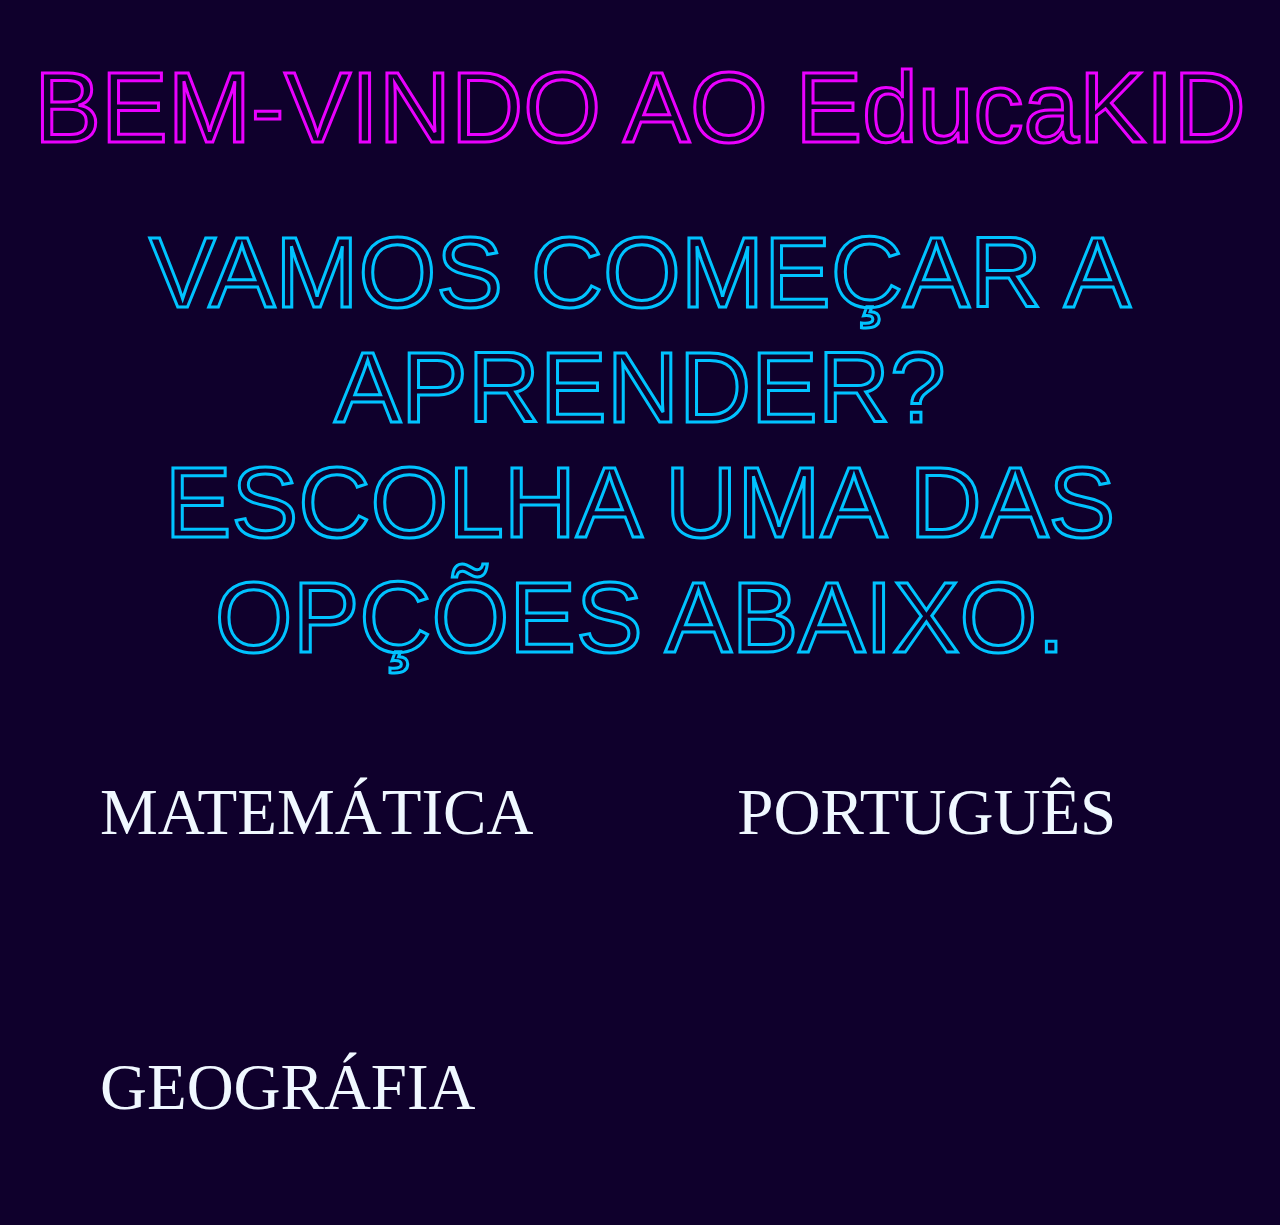
<file: index.html>
<!DOCTYPE html>
<html lang="pt-BR">
<head>
    <meta charset="UTF-8">
    <meta http-equiv="X-UA-Compatible" content="IE=edge">
    <meta name="viewport" content="width=device-width, initial-scale=1.0">
    <title>EducaKID</title>
    <link rel="stylesheet" href="css/estilo.css">
    <style>

    </style>
</head>
<body>
    <div>
        <P class="titu1">BEM-VINDO AO EducaKID</P>
        <p class="titu2">VAMOS COMEÇAR A APRENDER?<br>ESCOLHA UMA DAS OPÇÕES ABAIXO.</p>
    </div>
    <div class="text1">
       <p class="text2"><a class="text3" href="">MATEMÁTICA</a></p>
    </div>
    <div class="text1">
       <p class="text2"><a class="text3" href="">PORTUGUÊS</a></p>
    </div>
    <div class="text1">
       <p class="text2"><a class="text3" href="index2.html#tela">GEOGRÁFIA</a></p>
    </div>
</body>
</html>
</file>
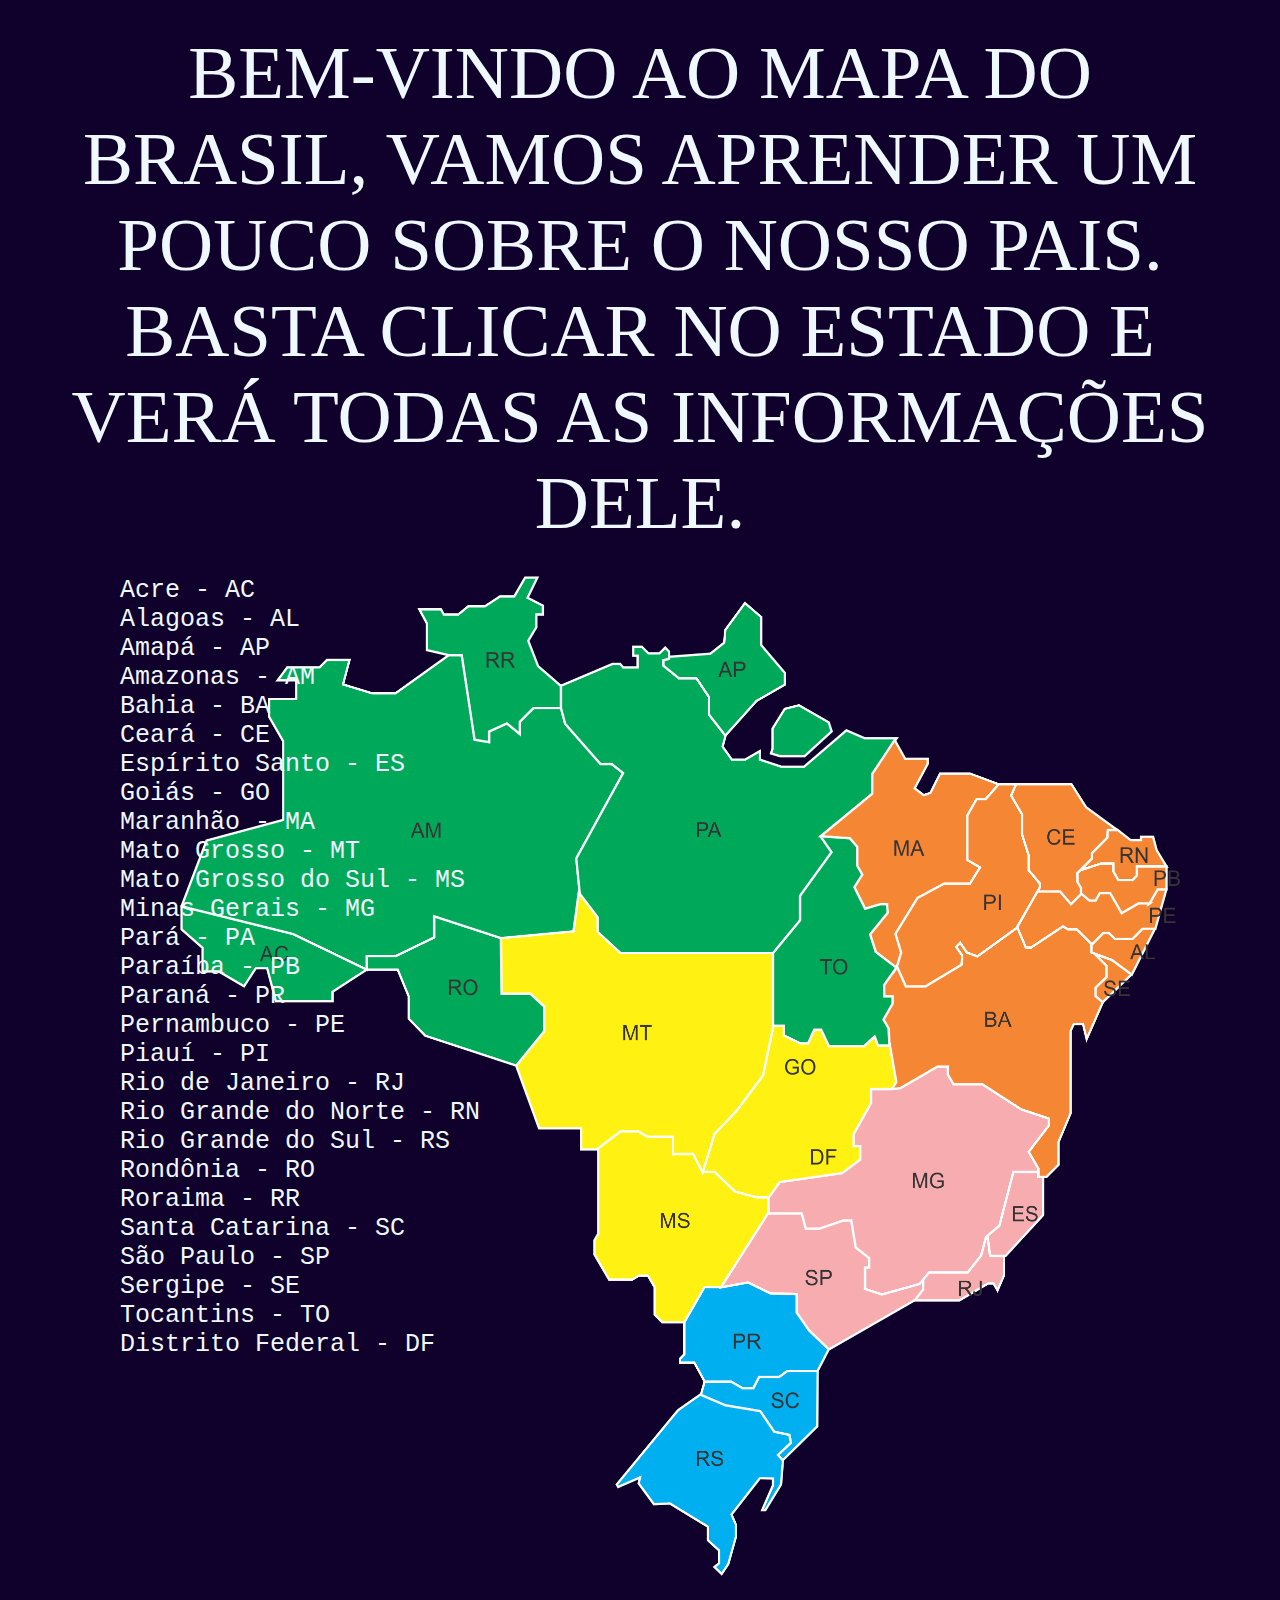
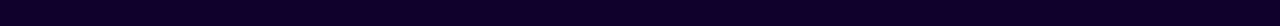
<file: index2.html>
<!DOCTYPE html>
<html lang="pt-BR">
<head>
    <meta charset="UTF-8">
    <meta http-equiv="X-UA-Compatible" content="IE=edge">
    <meta name="viewport" content="width=device-width, initial-scale=1.0">
    <title>EducaKID GEOGRÁFIA</title>
    <link rel="stylesheet" href="css/estilo.css">
</head>
<body>
    <div><p class="titu3">BEM-VINDO AO MAPA DO BRASIL, VAMOS APRENDER UM POUCO SOBRE O NOSSO PAIS. BASTA CLICAR NO ESTADO E VERÁ TODAS AS INFORMAÇÕES DELE.</p></div>
    <div><img class="maps" src="MapaDoBrasil.png" alt=""></div>
    <div class="estados">
        <pre>
        <span class="estados1"><a href="acre.html">Acre - AC</a></span>
        <span class="estados1"><a href="alagoas.html">Alagoas - AL</a></span>
        <span class="estados1"><a href="amapa.html">Amapá - AP</a></span>
        <span class="estados1"><a href="amazonas.html">Amazonas - AM</a></span>
        <span class="estados1"><a href="Bahia.html">Bahia - BA</a></span>
        <span class="estados1"><a href="ceara.html">Ceará - CE</a></span>
        <span class="estados1"><a href="espiritoS.html">Espírito Santo - ES</a></span>
        <span class="estados1"><a href="goias.html">Goiás - GO</a></span>
        <span class="estados1"><a href="maranhao.html">Maranhão - MA</a></span>
        <span class="estados1"><a href="MatoGrosso.html">Mato Grosso - MT</a></span>
        <span class="estados1"><a href="MatoGrossoSul.html">Mato Grosso do Sul - MS</a></span>
        <span class="estados1"><a href="Minas Gerais.html">Minas Gerais - MG</a></span>
        <span class="estados1"><a href="Para.html">Pará - PA</a></span>
        <span class="estados1"><a href="Paraíba.html">Paraíba - PB</a></span>
        <span class="estados1"><a href="Paraná.html">Paraná - PR</a></span>
        <span class="estados1"><a href="Pernambuco.html">Pernambuco - PE</a></span>
        <span class="estados1"><a href="Piauí.html">Piauí - PI</a></span>
        <span class="estados1"><a href="Rio de Janeiro.html">Rio de Janeiro - RJ</a></span>
        <span class="estados1"><a href="Rio Grande do Norte.html">Rio Grande do Norte - RN</a></span>
        <span class="estados1"><a href="Rio Grande do Sul.html">Rio Grande do Sul - RS</a></span>
        <span class="estados1"><a href="Rondônia.html">Rondônia - RO</a></span>
        <span class="estados1"><a href="Roraima.html">Roraima - RR</a></span>
        <span class="estados1"><a href="Santa Catarina.html">Santa Catarina - SC</a></span>
        <span class="estados1"><a href="São Paulo.html">São Paulo - SP</a></span>
        <span class="estados1"><a href="Sergipe.html">Sergipe - SE</a></span>
        <span class="estados1"><a href="Tocantins.html">Tocantins - TO</a></span>
        <span class="estados1"><a href="Distrito Federal.html">Distrito Federal - DF</a></span>
    </pre>
    </div>
</body>
</html>
</file>
<file: css/estilo.css>
* {
    padding: 0;
    margin: 0;
}

.titu1 {
    text-align: center;
    font-size: 100px;
    font-family:Georgia, 'Times New Roman', Times, serif;
    -webkit-text-stroke: 3px rgb(234, 0, 255);
    font-family: arial; color: rgb(15, 0, 44);
    padding-top: 50px;
}
.titu2 {
    text-align: center;
    font-size: 100px;
    font-family:Georgia, 'Times New Roman', Times, serif;
    -webkit-text-stroke: 3px rgb(0, 195, 255);
    font-family: arial; color: rgb(15, 0, 44);
    padding-top: 50px;
}
.titu3 {
    color: aliceblue;
    font-size: 75px;
    text-align: center;
    padding-top: 30px;
    padding-right: 40px;
    padding-left: 40px;
    padding-bottom: 30px;
}
.maps {
    width: 1000px;
    height: 1000px;
    display: block;
    margin: 0px auto;
    float: right;
    padding-right: 100px;
    padding-bottom: 50px;
}
.estados {
    color: aliceblue;
    font-size: 25px;
}
body {
    background-color: rgb(15, 0, 44);
}
.body2 {
    background-color: white;
}
.text1 {
    display: inline-block;
    color: aliceblue;
    font-size: 65px;
}
.text2 {
    padding: 100px;
}

a:hover {
    color: rgb(255, 0, 0);
}
a:active {
    color: rgb(134, 0, 0);
}
a:link {
    text-decoration: none;
}
a {
    color: aliceblue;
}
.textacre {
    color: aliceblue;
    text-align: justify;
    padding: 50px;
    font-size: 25px;
    font-family: Verdana, Geneva, Tahoma, sans-serif;
}
.bandeiraacre {
    display: block;
    margin: 0px auto;
}
.tituacre {
    color: aliceblue;
    text-align: center;
}
.textacre1 {
    color: aliceblue;
    text-align: justify;
    padding-left: 50px;
    padding-right: 50px;
    padding-top: 15px;
    padding-bottom: 15px;
    font-size: 25px;
    font-family: Verdana, Geneva, Tahoma, sans-serif;
}
.rioacre {
    display: block;
    margin: 0px auto;
    padding-top: 25px;
}
.botao1 {
    text-align: center;
    background-color: rgb(0, 4, 255);
    font-size: 25px;
    font-family: Verdana, Geneva, Tahoma, sans-serif;
    margin-top: 15px;
    margin-bottom: 15px;
}
</file>
